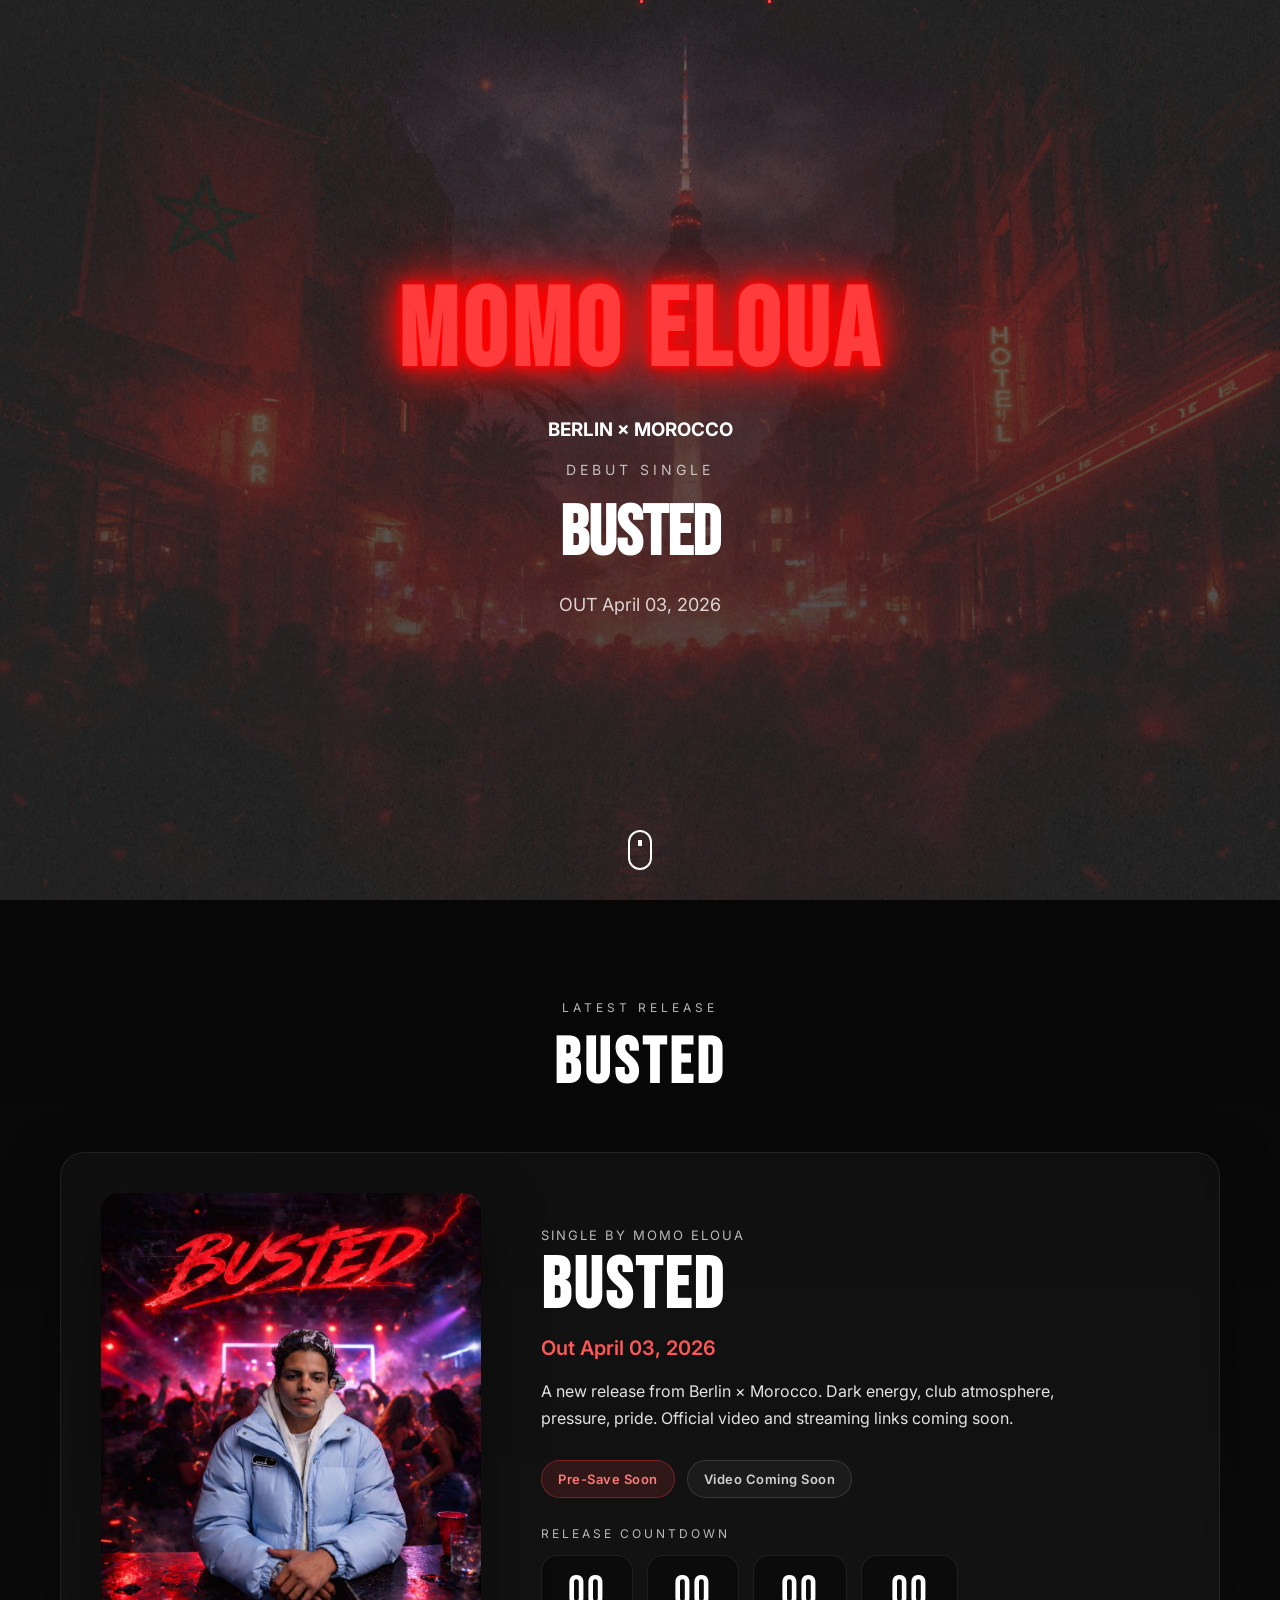
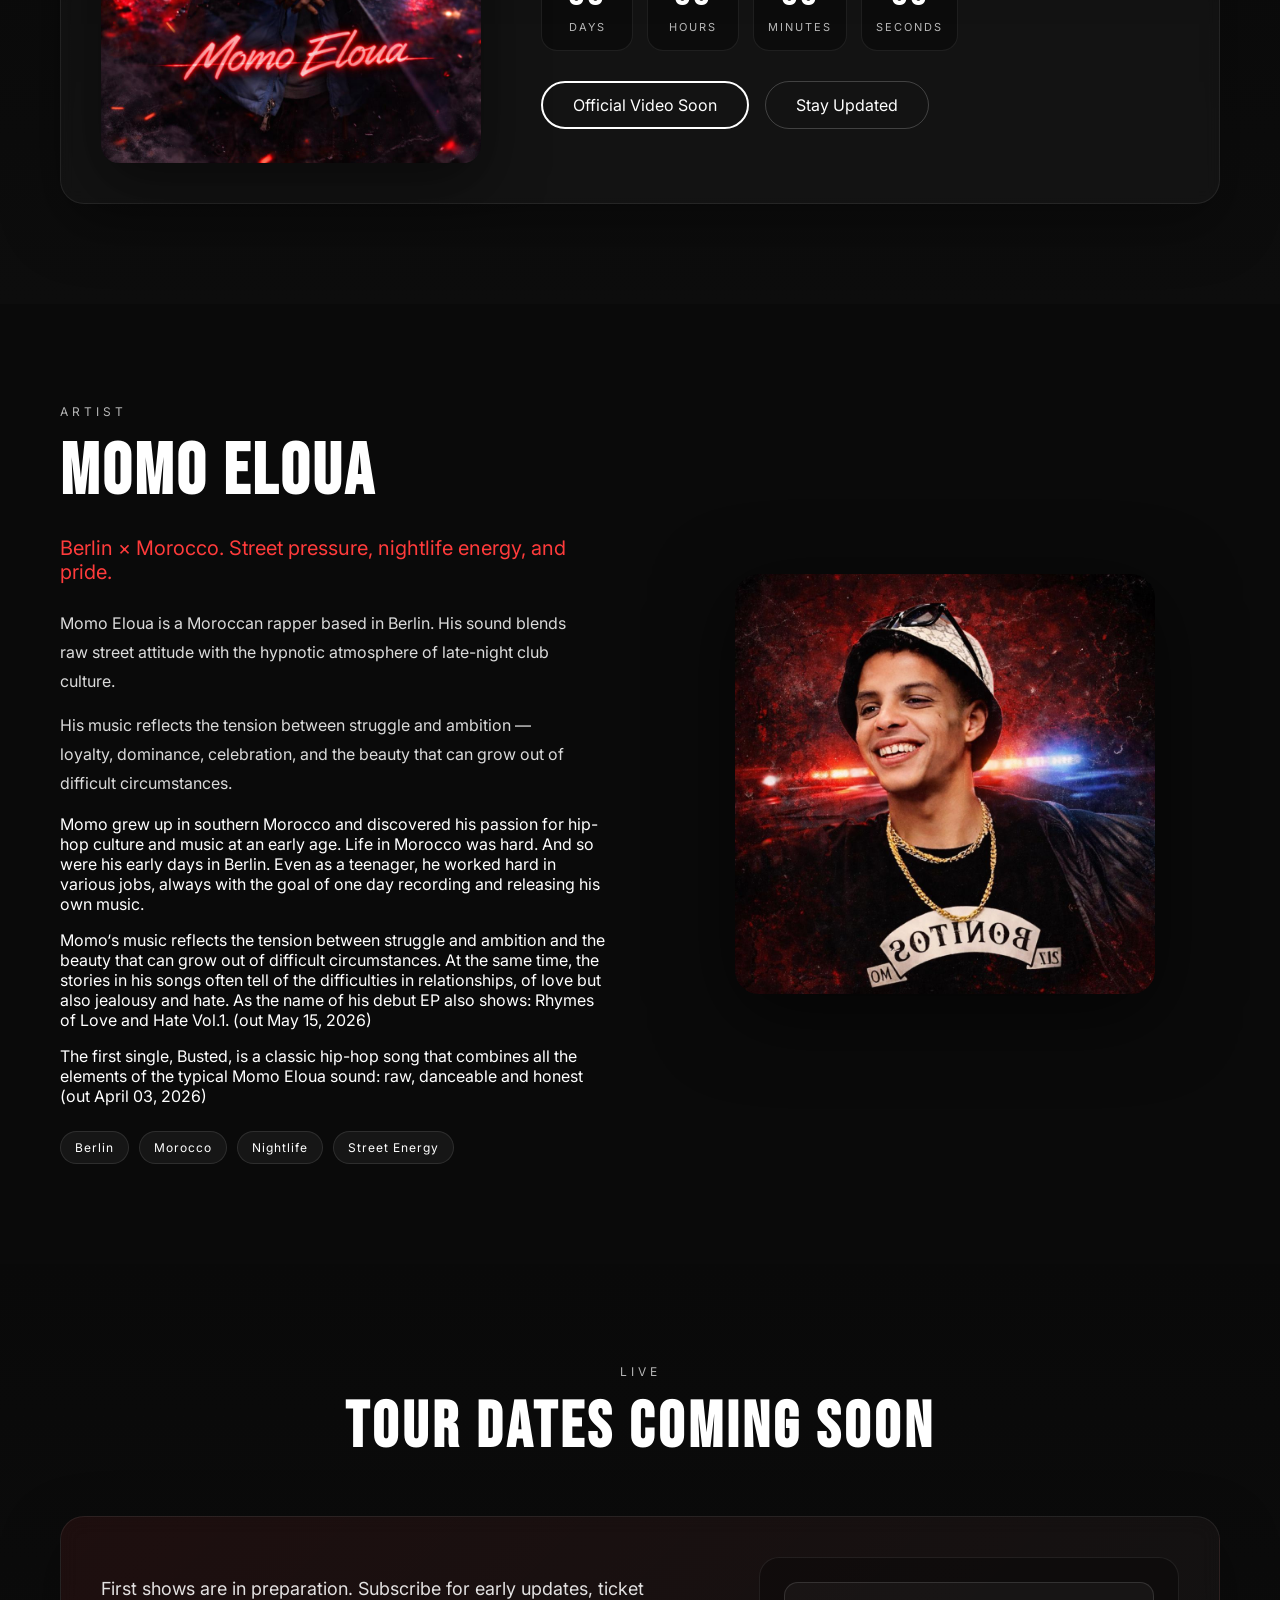
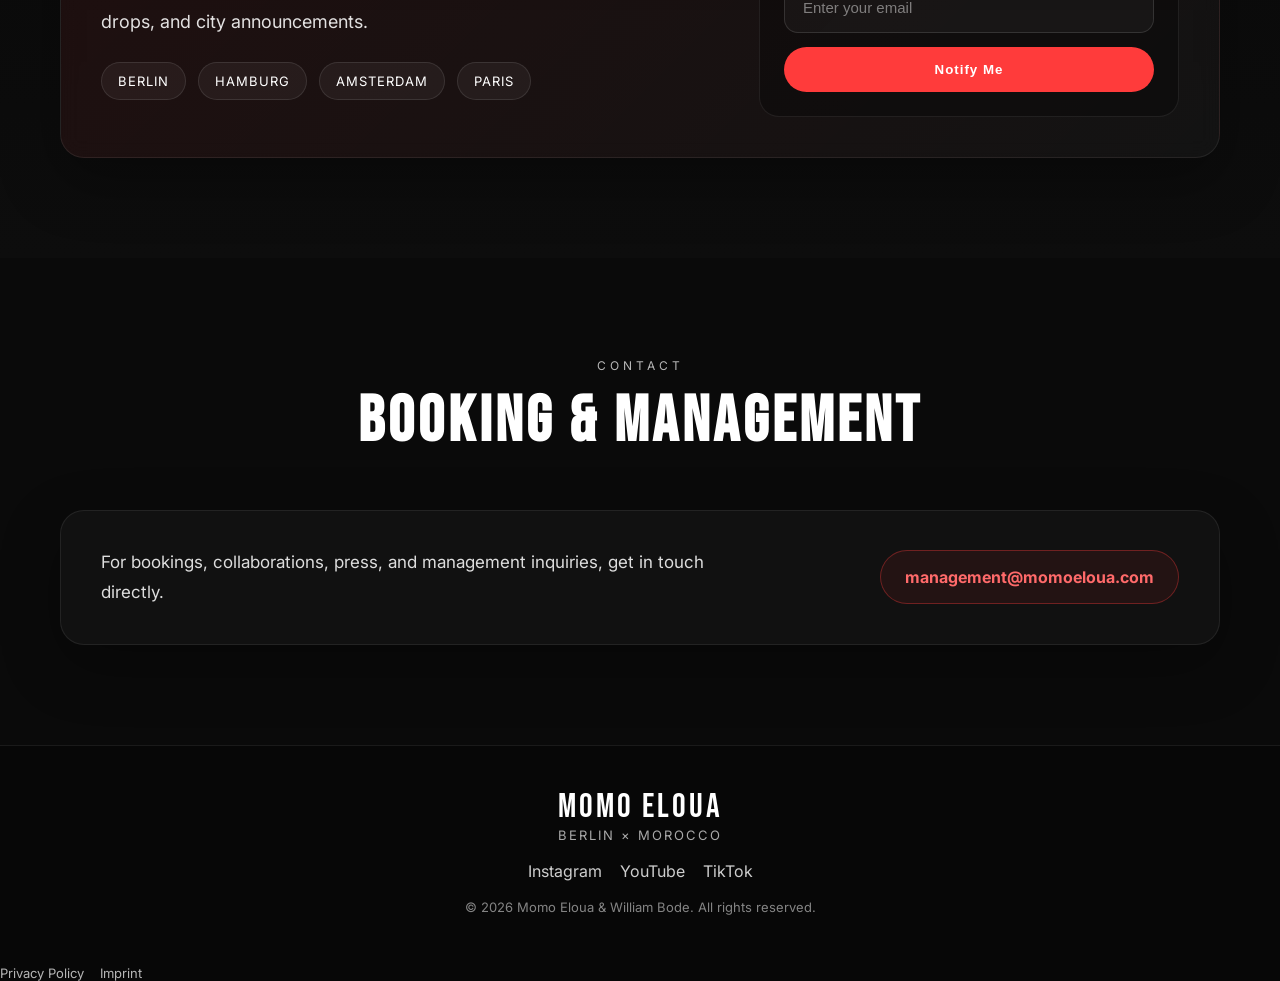
<file: index.html>
<!DOCTYPE html>
<html lang="en">
<head>
<meta charset="UTF-8">
<meta name="viewport" content="width=device-width, initial-scale=1.0">

<title>Momo Eloua</title>

<!-- Fonts -->
<link href="https://fonts.googleapis.com/css2?family=Bebas+Neue&family=Inter:wght@300;400;600&display=swap" rel="stylesheet">
<!-- CSS -->
<link rel="stylesheet" href="styles.css">

<link rel="icon" type="image/x-icon" href="/favicon.ico">

</head>
<body>

<!-- NAV -->
<nav class="nav" id="mainNav">

<div class="nav-inner">

<div class="logo">MOMO ELOUA</div>

<ul class="nav-links">
<li><a href="#music">Music</a></li>
<li><a href="#video">Video</a></li>
<li><a href="#live">Tour</a></li>
<li><a href="#contact">Contact</a></li>
</ul>

</div>

</nav>


<!-- HERO -->
<header class="hero">

<div class="hero-bg"></div>
<div class="hero-overlay"></div>
<div class="hero-grain"></div>
<div class="sparks"></div>

<div class="hero-content">

<h1 class="artist-name neon">Momo Eloua</h1>
<h3>BERLIN × MOROCCO</h3>

<p class="release-label">DEBUT SINGLE</p>

<h2 class="song-title">BUSTED</h2>

<p class="release-date">OUT April 03, 2026</p>

</div>

<div class="scroll-indicator">
<span></span>
</div>

</header>

<!-- MUSIC -->

<section id="music" class="music-section">

  <div class="container">

    <div class="section-head">
      <p class="eyebrow">Latest Release</p>
      <h2>BUSTED</h2>
    </div>

    <div class="music-card">

      <div class="cover">
        <img src="assets/busted-cover.jpg" alt="Busted cover by Momo Eloua">
      </div>

      <div class="music-info">

        <p class="music-kicker">Single by Momo Eloua</p>

        <h3>Busted</h3>

        <p class="music-date">Out April 03, 2026</p>

        <p class="music-copy">
          A new release from Berlin × Morocco.
          Dark energy, club atmosphere, pressure, pride.
          Official video and streaming links coming soon.
        </p>

        <div class="status-row">
          <span class="status-pill">Pre-Save Soon</span>
          <span class="status-pill status-pill--ghost">Video Coming Soon</span>
        </div>

        <div class="countdown-wrap">
          <p class="countdown-label">Release Countdown</p>
          <div class="countdown" id="countdown">
            <div class="count-box">
              <span id="days">00</span>
              <small>Days</small>
            </div>
            <div class="count-box">
              <span id="hours">00</span>
              <small>Hours</small>
            </div>
            <div class="count-box">
              <span id="minutes">00</span>
              <small>Minutes</small>
            </div>
            <div class="count-box">
              <span id="seconds">00</span>
              <small>Seconds</small>
            </div>
          </div>
        </div>

        <div class="release-actions">
          <a href="#video" class="btn-secondary">Official Video Soon</a>
          <a href="#live" class="btn-outline">Stay Updated</a>
        </div>

      </div>
    </div>

  </div>

</section>

<!-- VIDEO -->
<!-- <section id="video" class="video-section">

  <div class="container">

    <div class="section-head">
      <p class="eyebrow">Official Video</p>
      <h2>COMING SOON</h2>
    </div>

    <div class="video-card">

      <div class="video-frame">
        <img src="assets/busted-cover.jpg" alt="Busted video teaser">
        <div class="video-darken"></div>

        <div class="video-center">
          <div class="play-button">
            <span></span>
          </div>
          <p class="video-center-text">Official Video Premieres Soon</p>
        </div>
      </div>

      <div class="video-meta">
        <p class="video-kicker">Momo Eloua — Busted</p>
        <h3>Video in Production</h3>
        <p class="video-copy">
          The official video for <strong>Busted</strong> is currently in the making.
          Expect a dark, cinematic visual world built around nightlife, pressure, pride, and Berlin × Morocco energy.
        </p>

        <div class="status-row">
          <span class="status-pill">Premiere Soon</span>
          <span class="status-pill status-pill--ghost">Visuals in Progress</span>
        </div>

        <div class="release-actions">
          <a href="#music" class="btn-secondary">Back to Release</a>
          <a href="#live" class="btn-outline">Stay Updated</a>
        </div>
      </div>

    </div>

  </div>

</section> -->

<!-- ABOUT -->
<section class="about">

  <div class="container about-grid">

    <div class="about-left">

      <p class="eyebrow">Artist</p>
      <h2>Momo Eloua</h2>

      <p class="about-lead">
        Berlin × Morocco.  
        Street pressure, nightlife energy, and pride.
      </p>

      <p class="about-text">
Momo Eloua is a Moroccan rapper based in Berlin. His sound blends raw street attitude with the hypnotic atmosphere of late-night club culture.

      </p>

      <p class="about-text">
        His music reflects the tension between struggle
        and ambition — loyalty, dominance, celebration,
        and the beauty that can grow out of difficult
        circumstances.
      </p>
      <p>Momo grew up in southern Morocco and discovered his passion for hip-hop culture and music at an early age. Life in Morocco was hard. And so were his early days in Berlin. Even as a teenager, he worked hard in various jobs, always with the goal of one day recording and releasing his own music.
</p>
<p>Momo‘s music reflects the tension between struggle and ambition and the beauty that can grow out of difficult circumstances. At the same time, the stories in his songs often tell of the difficulties in relationships, of love but also jealousy and hate. As the name of his debut EP also shows: Rhymes of Love and Hate Vol.1. (out May 15, 2026)
</p>
<p>The first single, Busted, is a classic hip-hop song that combines all the elements of the typical Momo Eloua sound: raw, danceable and honest (out April 03, 2026)
</p>
      <div class="about-tags">
        <span>Berlin</span>
        <span>Morocco</span>
        <span>Nightlife</span>
        <span>Street Energy</span>
      </div>

    </div>

    <div class="about-right">
      <div class="about-image"></div>
    </div>

  </div>

</section>


<!-- TOUR -->
<section id="live" class="live">

  <div class="container">

    <div class="section-head">
      <p class="eyebrow">Live</p>
      <h2>TOUR DATES COMING SOON</h2>
    </div>

    <div class="live-card">

      <div class="live-left">
        <p class="live-intro">
          First shows are in preparation.
          Subscribe for early updates, ticket drops, and city announcements.
        </p>

        <div class="live-cities">
          <span>Berlin</span>
          <span>Hamburg</span>
          <span>Amsterdam</span>
          <span>Paris</span>
        </div>
      </div>

      <div class="live-right">
        <form
          action="https://buttondown.email/api/emails/embed-subscribe/williambode"
          method="post"
          target="popupwindow"
          onsubmit="window.open('https://buttondown.email/williambode', 'popupwindow')"
          class="live-form"
        >

        <input
          type="email"
          name="email"
          placeholder="Enter your email"
          required
        />

        <button type="submit">
        Notify Me
        </button>

        </form>
      </div>

    </div>

  </div>

</section>


<!-- CONTACT -->
<section id="contact" class="contact">

  <div class="container">

    <div class="section-head">
      <p class="eyebrow">Contact</p>
      <h2>BOOKING & MANAGEMENT</h2>
    </div>

    <div class="contact-card">

      <div class="contact-left">
        <p class="contact-copy">
          For bookings, collaborations, press, and management inquiries,
          get in touch directly.
        </p>
      </div>

      <div class="contact-right">
        <a class="contact-mail" href="mailto:management@momoeloua.com">
          management@momoeloua.com
        </a>
      </div>

    </div>

  </div>

</section>


<!-- FOOTER -->
<footer class="footer">

  <div class="container footer-inner">

    <div class="footer-brand">
      <div class="footer-logo">MOMO ELOUA</div>
      <p class="footer-tag">Berlin × Morocco</p>
    </div>

    <div class="socials">
      <a href="http://instagram.com/momoeloua" target="_blank" rel="noopener noreferrer">Instagram</a>
      <!-- <a href="#" target="_blank" rel="noopener noreferrer">Spotify</a> -->
      <a href="http://youtube.com/@momoeloua" target="_blank" rel="noopener noreferrer">YouTube</a>
      <a href="http://tiktok.com/@momoeloua" target="_blank" rel="noopener noreferrer">TikTok</a>
    </div>

    <p class="footer-copy">© 2026 Momo Eloua & William Bode. All rights reserved.</p>

  </div>
<div class="legal-links">
<a href="/privacy.html">Privacy Policy</a>
<a href="/imprint.html">Imprint</a>
</div>
</footer>

<script src="script.js"></script>

</body>
</html>
</file>
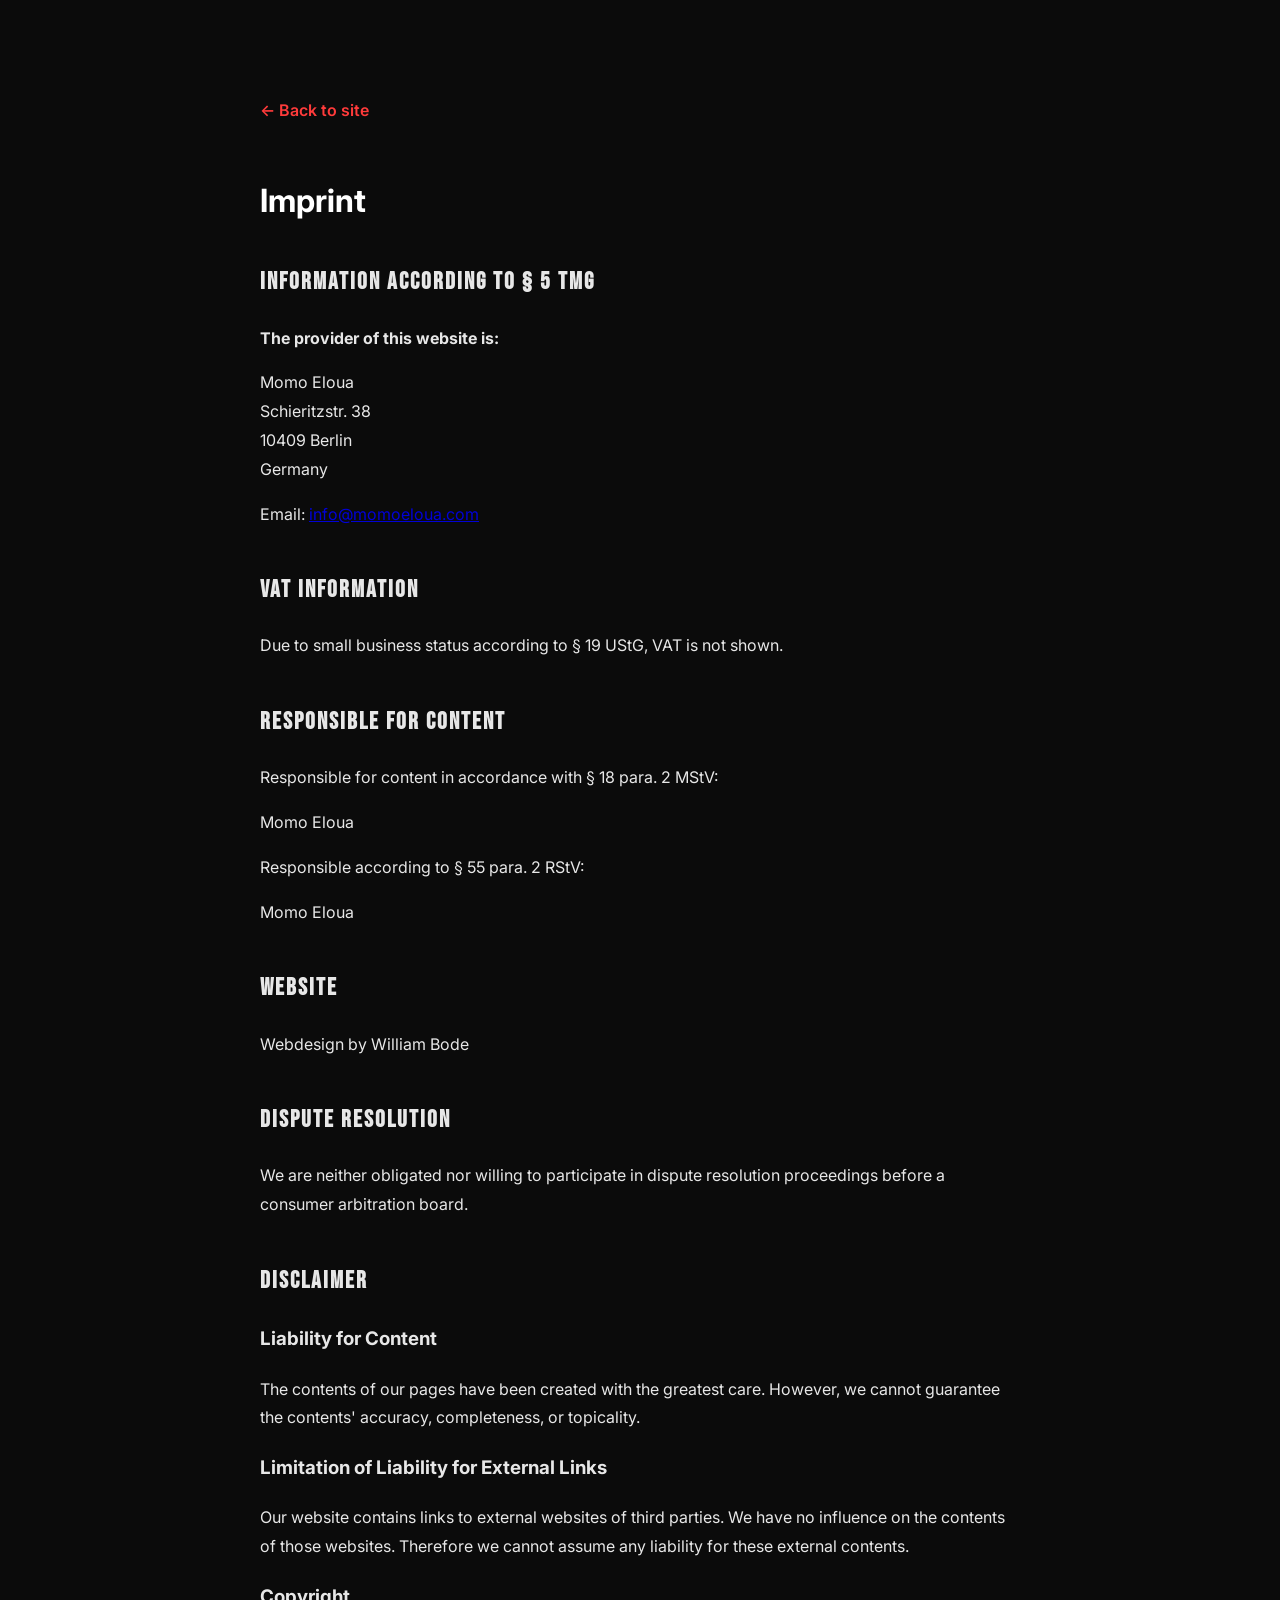
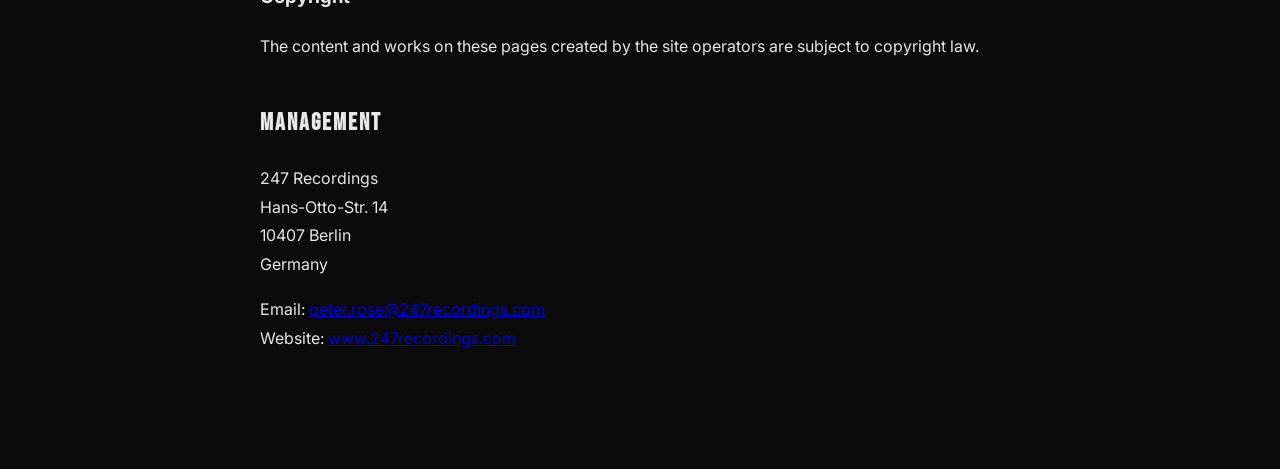
<file: imprint.html>
<!DOCTYPE html>
<html lang="en">
<head>
<meta charset="UTF-8">
<meta name="viewport" content="width=device-width, initial-scale=1.0">

<title>Imprint – Momo Eloua</title>

<link href="https://fonts.googleapis.com/css2?family=Bebas+Neue&family=Inter:wght@300;400;600&display=swap" rel="stylesheet">
<link rel="stylesheet" href="styles.css">

</head>
<body class="legal-page">

<div class="legal-container">

<a href="/index.html" class="back-link">← Back to site</a>

<h1>Imprint</h1>

<div class="legal-text">

<h2>Information according to § 5 TMG</h2>

<p>
<strong>The provider of this website is:</strong>
</p>

<p>
Momo Eloua<br>
Schieritzstr. 38<br>
10409 Berlin<br>
Germany
</p>

<p>
Email: <a href="mailto:info@momoeloua.com">info@momoeloua.com</a>
</p>


<h2>VAT Information</h2>

<p>
Due to small business status according to § 19 UStG, VAT is not shown.
</p>


<h2>Responsible for Content</h2>

<p>
Responsible for content in accordance with § 18 para. 2 MStV:
</p>

<p>
Momo Eloua
</p>

<p>
Responsible according to § 55 para. 2 RStV:
</p>

<p>
Momo Eloua
</p>


<h2>Website</h2>

<p>
Webdesign by William Bode
</p>


<h2>Dispute Resolution</h2>

<p>
We are neither obligated nor willing to participate in dispute resolution proceedings before a consumer arbitration board.
</p>


<h2>Disclaimer</h2>

<h3>Liability for Content</h3>

<p>
The contents of our pages have been created with the greatest care. However, we cannot guarantee the contents' accuracy, completeness, or topicality.
</p>

<h3>Limitation of Liability for External Links</h3>

<p>
Our website contains links to external websites of third parties. We have no influence on the contents of those websites. Therefore we cannot assume any liability for these external contents.
</p>

<h3>Copyright</h3>

<p>
The content and works on these pages created by the site operators are subject to copyright law.
</p>


<h2>Management</h2>

<p>
247 Recordings<br>
Hans-Otto-Str. 14<br>
10407 Berlin<br>
Germany
</p>

<p>
Email: <a href="mailto:peter.rose@247recordings.com">peter.rose@247recordings.com</a><br>
Website: <a href="https://www.247recordings.com" target="_blank">www.247recordings.com</a>
</p>

</div>

</div>

</body>
</html>
</file>
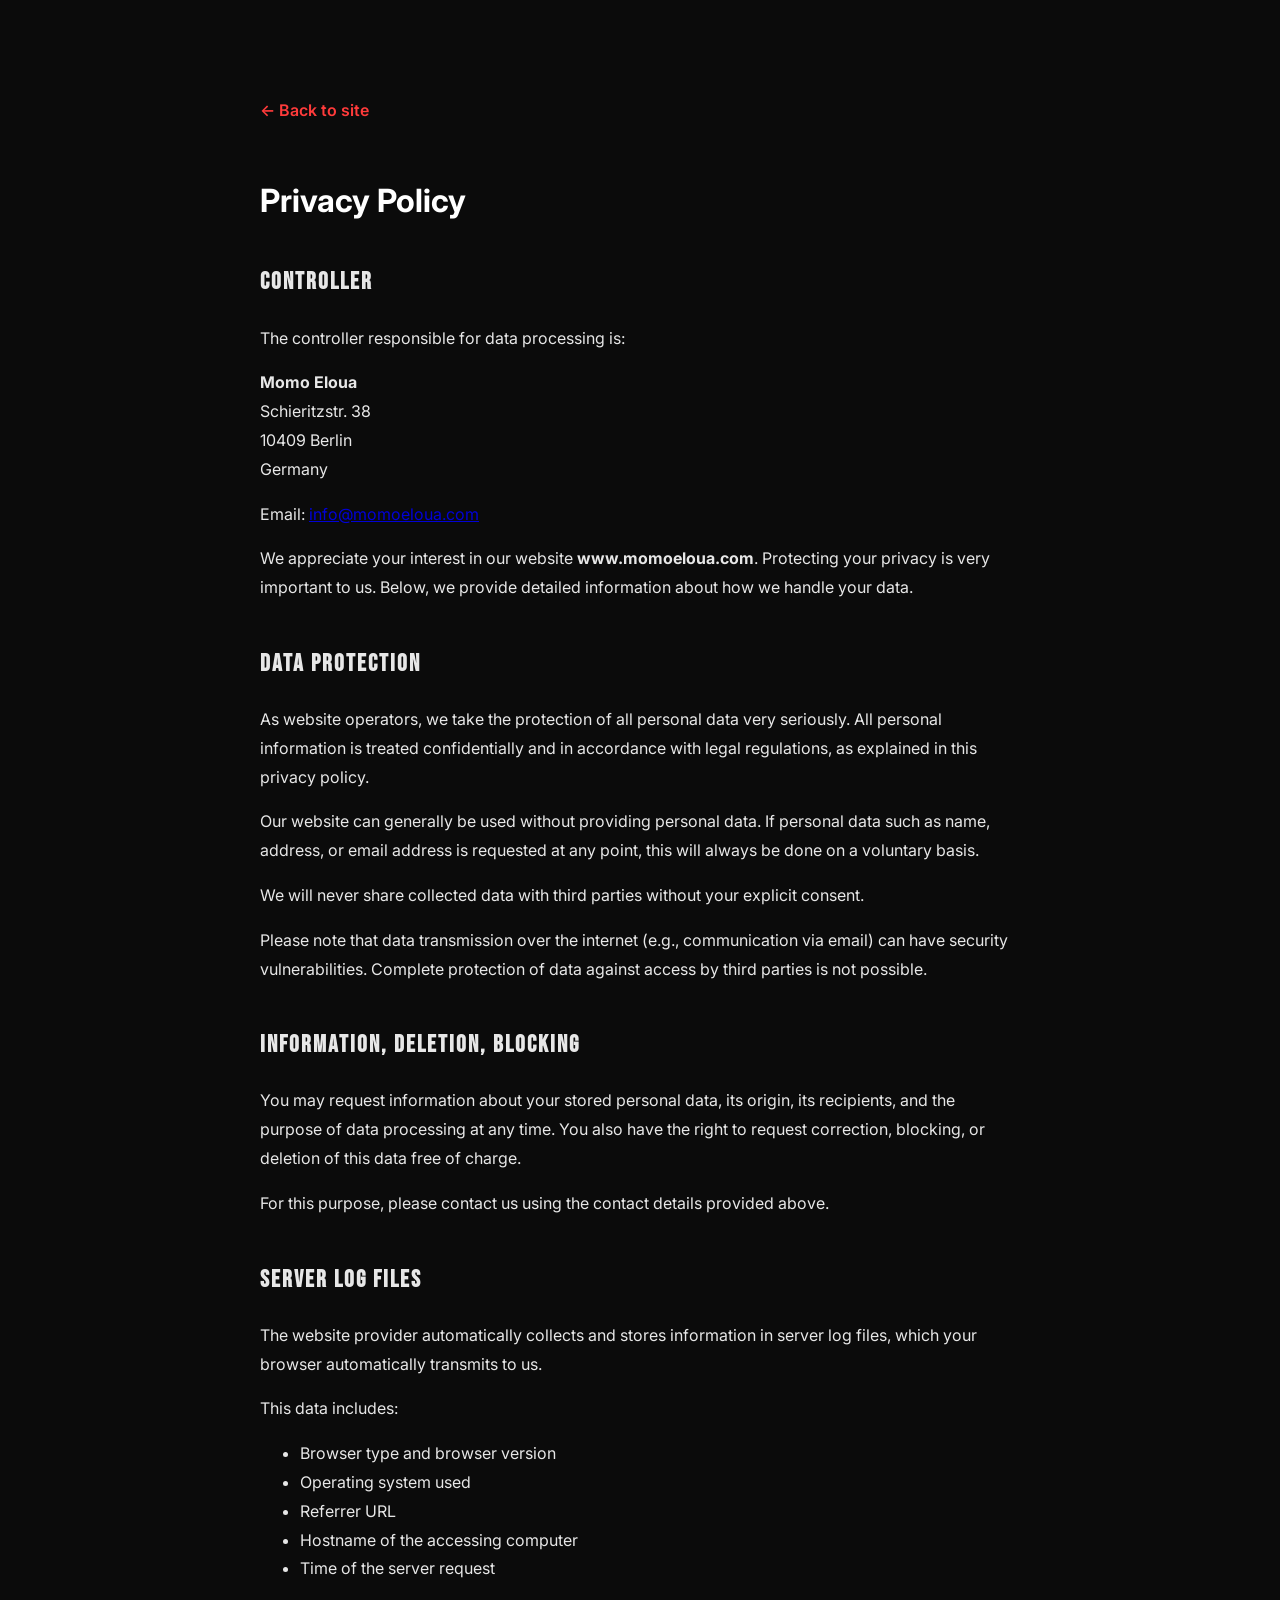
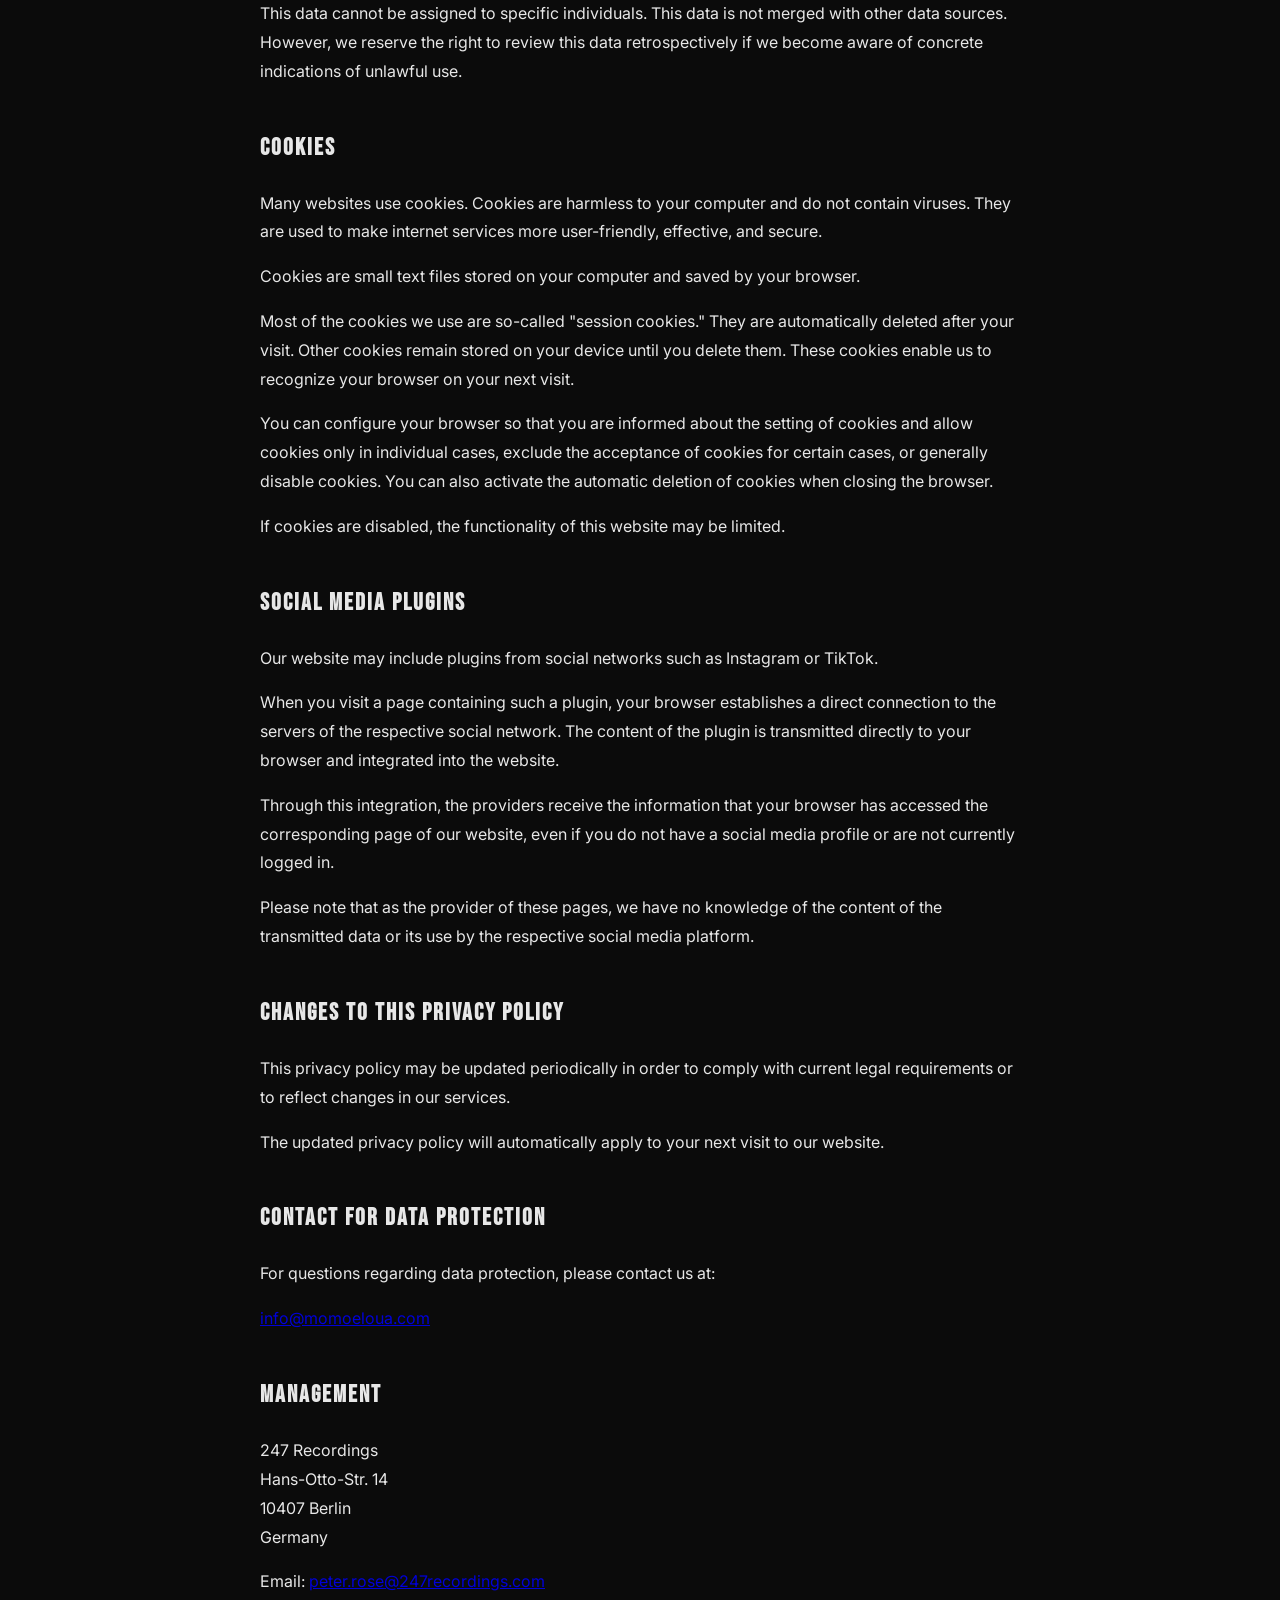
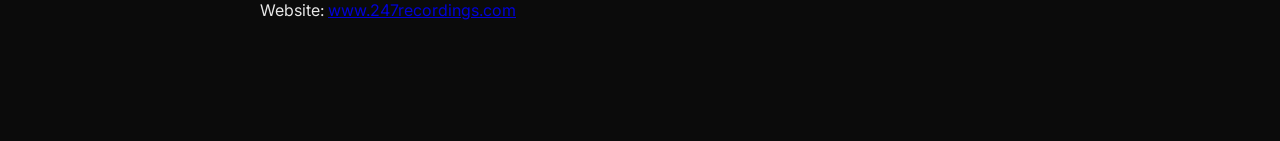
<file: privacy.html>
<!DOCTYPE html>
<html lang="en">
<head>
<meta charset="UTF-8">
<meta name="viewport" content="width=device-width, initial-scale=1.0">

<title>Privacy Policy – Momo Eloua</title>

<link href="https://fonts.googleapis.com/css2?family=Bebas+Neue&family=Inter:wght@300;400;600&display=swap" rel="stylesheet">
<link rel="stylesheet" href="styles.css">

</head>
<body class="legal-page">

<div class="legal-container">

<a href="/index.html" class="back-link">← Back to site</a>

<h1>Privacy Policy</h1>

<div class="legal-text">

<h2>Controller</h2>

<p>
The controller responsible for data processing is:
</p>

<p>
<strong>Momo Eloua</strong><br>
Schieritzstr. 38<br>
10409 Berlin<br>
Germany
</p>

<p>
Email: <a href="mailto:info@momoeloua.com">info@momoeloua.com</a>
</p>

<p>
We appreciate your interest in our website <strong>www.momoeloua.com</strong>. Protecting your privacy is very important to us. Below, we provide detailed information about how we handle your data.
</p>


<h2>Data Protection</h2>

<p>
As website operators, we take the protection of all personal data very seriously. All personal information is treated confidentially and in accordance with legal regulations, as explained in this privacy policy.
</p>

<p>
Our website can generally be used without providing personal data. If personal data such as name, address, or email address is requested at any point, this will always be done on a voluntary basis.
</p>

<p>
We will never share collected data with third parties without your explicit consent.
</p>

<p>
Please note that data transmission over the internet (e.g., communication via email) can have security vulnerabilities. Complete protection of data against access by third parties is not possible.
</p>


<h2>Information, Deletion, Blocking</h2>

<p>
You may request information about your stored personal data, its origin, its recipients, and the purpose of data processing at any time. You also have the right to request correction, blocking, or deletion of this data free of charge.
</p>

<p>
For this purpose, please contact us using the contact details provided above.
</p>


<h2>Server Log Files</h2>

<p>
The website provider automatically collects and stores information in server log files, which your browser automatically transmits to us.
</p>

<p>
This data includes:
</p>

<ul>
<li>Browser type and browser version</li>
<li>Operating system used</li>
<li>Referrer URL</li>
<li>Hostname of the accessing computer</li>
<li>Time of the server request</li>
</ul>

<p>
This data cannot be assigned to specific individuals. This data is not merged with other data sources. However, we reserve the right to review this data retrospectively if we become aware of concrete indications of unlawful use.
</p>


<h2>Cookies</h2>

<p>
Many websites use cookies. Cookies are harmless to your computer and do not contain viruses. They are used to make internet services more user-friendly, effective, and secure.
</p>

<p>
Cookies are small text files stored on your computer and saved by your browser.
</p>

<p>
Most of the cookies we use are so-called "session cookies." They are automatically deleted after your visit. Other cookies remain stored on your device until you delete them. These cookies enable us to recognize your browser on your next visit.
</p>

<p>
You can configure your browser so that you are informed about the setting of cookies and allow cookies only in individual cases, exclude the acceptance of cookies for certain cases, or generally disable cookies. You can also activate the automatic deletion of cookies when closing the browser.
</p>

<p>
If cookies are disabled, the functionality of this website may be limited.
</p>


<h2>Social Media Plugins</h2>

<p>
Our website may include plugins from social networks such as Instagram or TikTok.
</p>

<p>
When you visit a page containing such a plugin, your browser establishes a direct connection to the servers of the respective social network. The content of the plugin is transmitted directly to your browser and integrated into the website.
</p>

<p>
Through this integration, the providers receive the information that your browser has accessed the corresponding page of our website, even if you do not have a social media profile or are not currently logged in.
</p>

<p>
Please note that as the provider of these pages, we have no knowledge of the content of the transmitted data or its use by the respective social media platform.
</p>


<h2>Changes to This Privacy Policy</h2>

<p>
This privacy policy may be updated periodically in order to comply with current legal requirements or to reflect changes in our services.
</p>

<p>
The updated privacy policy will automatically apply to your next visit to our website.
</p>


<h2>Contact for Data Protection</h2>

<p>
For questions regarding data protection, please contact us at:
</p>

<p>
<a href="mailto:info@momoeloua.com">info@momoeloua.com</a>
</p>


<h2>Management</h2>

<p>
247 Recordings<br>
Hans-Otto-Str. 14<br>
10407 Berlin<br>
Germany
</p>

<p>
Email: <a href="mailto:peter.rose@247recordings.com">peter.rose@247recordings.com</a><br>
Website: <a href="https://www.247recordings.com" target="_blank">www.247recordings.com</a>
</p>

</div>

</div>

</body>
</html>
</file>
<file: styles.css>
*,
*::before,
*::after {
box-sizing: border-box;
}


body{
margin:0;
font-family:'Inter', sans-serif;
background:#0b0b0b;
color:white;
}

.hero{
position:relative;
height:100vh;
display:flex;
align-items:center;
justify-content:center;
text-align:center;
overflow:hidden;
padding-top:120px;
padding-bottom:120px;
}

.hero-bg{
position:absolute;
top:0;
left:0;
width:100%;
height:100%;

background-image:url("assets/berlin-morocco-bg2.png");
background-size:cover;
background-position:center 35%;

filter:brightness(0.55) contrast(1.1);

z-index:1;
}



.hero-grain{
position:absolute;
width:100%;
height:100%;

background:url("assets/grain.png");

opacity:0.15;

z-index:3;
pointer-events:none;
}

.hero-overlay{
position:absolute;
width:100%;
height:100%;

background:
linear-gradient(
to bottom,
rgba(0,0,0,0.3),
rgba(0,0,0,0.75)
),

radial-gradient(
circle at center,
rgba(255,0,0,0.15),
transparent 70%
);

z-index:2;
}

.hero-content{
position:relative;
z-index:3;
max-width:900px;
padding:20px;
}

.artist-name{
font-family:'Bebas Neue', sans-serif;
font-size:120px;
letter-spacing:6px;
margin:0;
}

.release-label{
margin-top:20px;
font-size:14px;
letter-spacing:4px;
opacity:0.7;
}

.song-title{
font-family:'Bebas Neue', sans-serif;
font-size:70px;
margin:10px 0;
}

.release-date{
font-size:18px;
opacity:0.8;
}

.hero-buttons{
margin-top:40px;
display:flex;
gap:20px;
justify-content:center;
flex-wrap:wrap;
}

.btn-primary{
background:#d4af37;
color:black;
padding:14px 32px;
text-decoration:none;
font-weight:600;
letter-spacing:1px;
transition:0.3s;
}

.btn-primary:hover{
transform:scale(1.05);
}

.btn-secondary{
border:2px solid white;
padding:12px 30px;
text-decoration:none;
color:white;
transition:0.3s;
}

.btn-secondary:hover{
background:white;
color:black;
}

.scroll-indicator{
position:absolute;
bottom:30px;
left:50%;
transform:translateX(-50%);
z-index:3;
}

.scroll-indicator span{
display:block;
width:24px;
height:40px;
border:2px solid white;
border-radius:20px;
position:relative;
}

.scroll-indicator span::after{
content:"";
width:4px;
height:6px;
background:white;
position:absolute;
top:8px;
left:50%;
transform:translateX(-50%);
animation:scroll 2s infinite;
}

@keyframes scroll{
0%{opacity:0;top:8px;}
50%{opacity:1;}
100%{opacity:0;top:20px;}
}


.sparks{
position:absolute;
width:100%;
height:100%;
z-index:2;
overflow:hidden;
pointer-events:none;
}

.sparks::before,
.sparks::after{
content:"";
position:absolute;
width:3px;
height:3px;
background:#ff2a2a;
box-shadow:
0 0 8px #ff0000,
0 0 12px #ff0000;

animation:sparkMove 6s linear infinite;
}

.sparks::after{
left:60%;
animation-duration:8s;
}

@keyframes sparkMove{

0%{
transform:translateY(100vh) translateX(0);
opacity:0;
}

20%{
opacity:1;
}

80%{
opacity:1;
}

100%{
transform:translateY(-10vh) translateX(40px);
opacity:0;
}

}

.neon{
color:#ff3b3b;

text-shadow:
0 0 5px #ff0000,
0 0 10px #ff0000,
0 0 20px #ff0000,
0 0 40px #ff1a1a,
0 0 60px #ff1a1a;

animation:neonPulse 3s infinite alternate;
}

@keyframes neonPulse{

0%{
text-shadow:
0 0 4px #ff0000,
0 0 8px #ff0000,
0 0 16px #ff0000,
0 0 30px #ff0000;
}

100%{
text-shadow:
0 0 6px #ff0000,
0 0 14px #ff0000,
0 0 26px #ff1a1a,
0 0 50px #ff1a1a;
}

}

.artist-name{
font-family:'Bebas Neue', sans-serif;
font-size:110px;
letter-spacing:5px;
margin:0;
}

@media (max-width:768px){

.artist-name{
font-size:64px;
letter-spacing:2px;
}

}


.nav{
position:fixed;
top:0;
width:100%;

padding:20px 40px;

transition:all 0.4s ease;

opacity:0;
transform:translateY(-20px);

z-index:100;
}

.nav.show{
opacity:1;
transform:translateY(0);

background:rgba(0,0,0,0.75);
backdrop-filter:blur(10px);
}

.nav-inner{
max-width:1200px;
margin:auto;

display:flex;
justify-content:space-between;
align-items:center;
}

.logo{
font-family:'Bebas Neue', sans-serif;
font-size:28px;
letter-spacing:2px;
}

.nav-links{
display:flex;
gap:30px;
list-style:none;
margin:0;
padding:0;
}

.nav-links a{
text-decoration:none;
color:white;
font-weight:500;
transition:0.2s;
}

.nav-links a:hover{
color:#ff3b3b;
}


.container{
max-width:1200px;
margin:0 auto;
padding:100px 20px;
}

.music-section{
position:relative;
background:
linear-gradient(to bottom, #070707 0%, #0d0d0d 100%);
}

.section-head{
text-align:center;
margin-bottom:50px;
}

.eyebrow{
margin:0 0 10px 0;
font-size:12px;
letter-spacing:4px;
text-transform:uppercase;
opacity:0.7;
}

.section-head h2{
margin:0;
font-family:'Bebas Neue', sans-serif;
font-size:64px;
letter-spacing:4px;
}

.music-card{
display:grid;
grid-template-columns:380px 1fr;
gap:60px;
align-items:center;
padding:40px;
border:1px solid rgba(255,255,255,0.08);
background:rgba(255,255,255,0.03);
backdrop-filter:blur(8px);
border-radius:24px;
box-shadow:0 20px 60px rgba(0,0,0,0.35);
}

.cover img{
display:block;
width:100%;
height:auto;
border-radius:18px;
box-shadow:0 20px 60px rgba(0,0,0,0.5);
}

.music-kicker{
margin:0 0 10px 0;
font-size:13px;
letter-spacing:2px;
text-transform:uppercase;
opacity:0.7;
}

.music-info h3{
margin:0;
font-family:'Bebas Neue', sans-serif;
font-size:72px;
letter-spacing:3px;
line-height:0.95;
}

.music-date{
margin:14px 0 18px 0;
font-size:20px;
font-weight:600;
color:#ff5757;
}

.music-copy{
max-width:560px;
font-size:16px;
line-height:1.7;
opacity:0.88;
margin:0 0 28px 0;
}

.status-row{
display:flex;
flex-wrap:wrap;
gap:12px;
margin-bottom:28px;
}

.status-pill{
display:inline-flex;
align-items:center;
padding:10px 16px;
border-radius:999px;
background:rgba(255,59,59,0.12);
border:1px solid rgba(255,59,59,0.35);
color:#ff7a7a;
font-size:13px;
font-weight:600;
letter-spacing:0.5px;
}

.status-pill--ghost{
background:rgba(255,255,255,0.04);
border:1px solid rgba(255,255,255,0.12);
color:rgba(255,255,255,0.8);
}

.countdown-wrap{
margin-bottom:30px;
}

.countdown-label{
margin:0 0 14px 0;
font-size:12px;
letter-spacing:3px;
text-transform:uppercase;
opacity:0.7;
}

.countdown{
display:flex;
flex-wrap:wrap;
gap:14px;
}

.count-box{
min-width:92px;
padding:16px 14px;
border-radius:16px;
background:rgba(0,0,0,0.35);
border:1px solid rgba(255,255,255,0.08);
text-align:center;
}

.count-box span{
display:block;
font-family:'Bebas Neue', sans-serif;
font-size:42px;
letter-spacing:2px;
line-height:1;
}

.count-box small{
display:block;
margin-top:6px;
font-size:11px;
letter-spacing:2px;
text-transform:uppercase;
opacity:0.7;
}

.release-actions{
display:flex;
flex-wrap:wrap;
gap:16px;
}

.btn-outline{
display:inline-flex;
align-items:center;
justify-content:center;
padding:12px 30px;
border:1px solid rgba(255,255,255,0.2);
border-radius:999px;
text-decoration:none;
color:white;
transition:0.25s ease;
}

.btn-outline:hover{
border-color:#ff3b3b;
color:#ff3b3b;
}

.btn-secondary{
border-radius:999px;
}

@media (max-width: 900px){

.music-card{
grid-template-columns:1fr;
gap:30px;
padding:24px;
}

.cover{
max-width:360px;
margin:0 auto;
}

.music-info{
text-align:center;
}

.music-copy{
margin-left:auto;
margin-right:auto;
}

.status-row,
.countdown,
.release-actions{
justify-content:center;
}

.section-head h2{
font-size:48px;
}

.music-info h3{
font-size:54px;
}

}


.video-section{
position:relative;
background:
linear-gradient(to bottom, #0d0d0d 0%, #090909 100%);
}

.video-card{
display:grid;
grid-template-columns:1.2fr 0.8fr;
gap:40px;
align-items:center;
padding:40px;
border:1px solid rgba(255,255,255,0.08);
background:rgba(255,255,255,0.03);
backdrop-filter:blur(8px);
border-radius:24px;
box-shadow:0 20px 60px rgba(0,0,0,0.35);
}

.video-frame{
position:relative;
min-height:460px;
border-radius:20px;
overflow:hidden;
background:#111;
}

.video-frame img{
width:100%;
height:100%;
object-fit:cover;
display:block;
filter:brightness(0.55) contrast(1.08);
}

.video-darken{
position:absolute;
inset:0;
background:
linear-gradient(
to bottom,
rgba(0,0,0,0.15),
rgba(0,0,0,0.6)
);
}

.video-center{
position:absolute;
inset:0;
display:flex;
flex-direction:column;
align-items:center;
justify-content:center;
text-align:center;
padding:20px;
z-index:2;
}

.play-button{
width:110px;
height:110px;
border-radius:50%;
border:1px solid rgba(255,255,255,0.2);
background:rgba(255,255,255,0.08);
backdrop-filter:blur(8px);
display:flex;
align-items:center;
justify-content:center;
margin-bottom:20px;
box-shadow:0 10px 40px rgba(0,0,0,0.35);
}

.play-button span{
display:block;
width:0;
height:0;
margin-left:6px;
border-top:16px solid transparent;
border-bottom:16px solid transparent;
border-left:26px solid white;
}

.video-center-text{
margin:0;
font-size:15px;
letter-spacing:2px;
text-transform:uppercase;
font-weight:600;
}

.video-kicker{
margin:0 0 10px 0;
font-size:13px;
letter-spacing:2px;
text-transform:uppercase;
opacity:0.7;
}

.video-meta h3{
margin:0 0 16px 0;
font-family:'Bebas Neue', sans-serif;
font-size:56px;
letter-spacing:2px;
line-height:0.95;
}

.video-copy{
font-size:16px;
line-height:1.7;
opacity:0.88;
margin:0 0 28px 0;
max-width:460px;
}

@media (max-width: 900px){

.video-card{
grid-template-columns:1fr;
padding:24px;
}

.video-frame{
min-height:340px;
}

.video-meta{
text-align:center;
}

.video-copy{
margin-left:auto;
margin-right:auto;
}

}


.about{
background:#0a0a0a;
position:relative;
}

.about-grid{
display:grid;
grid-template-columns:1fr 1fr;
gap:60px;
align-items:center;
}

.about-left h2{
font-family:'Bebas Neue', sans-serif;
font-size:72px;
letter-spacing:3px;
margin:0 0 10px 0;
}

.about-lead{
font-size:20px;
color:#ff3b3b;
margin-bottom:25px;
}

.about-text{
font-size:16px;
line-height:1.8;
opacity:0.85;
margin-bottom:16px;
max-width:520px;
}

.about-tags{
display:flex;
flex-wrap:wrap;
gap:10px;
margin-top:25px;
}

.about-tags span{
padding:8px 14px;
border-radius:999px;
background:rgba(255,255,255,0.05);
border:1px solid rgba(255,255,255,0.1);
font-size:12px;
letter-spacing:1px;
}

.about-right{
display:flex;
justify-content:center;
}

.about-image{
width:100%;
max-width:420px;
aspect-ratio:1/1;

background-image:url("assets/bonito.jpg");
background-size:cover;
background-position:center;

border-radius:24px;

box-shadow:
0 20px 80px rgba(0,0,0,0.6);
}

@media (max-width:900px){

.about-grid{
grid-template-columns:1fr;
text-align:center;
}

.about-text{
margin-left:auto;
margin-right:auto;
}

.about-tags{
justify-content:center;
}

.about-right{
margin-top:30px;
}

}



.live{
position:relative;
background:
linear-gradient(to bottom, #090909 0%, #0d0d0d 100%);
}

.live-card{
display:grid;
grid-template-columns:1fr 420px;
gap:40px;
align-items:center;
padding:40px;
border:1px solid rgba(255,255,255,0.08);
background:
linear-gradient(
135deg,
rgba(255,59,59,0.08),
rgba(255,255,255,0.03)
);
backdrop-filter:blur(10px);
border-radius:24px;
box-shadow:0 20px 60px rgba(0,0,0,0.35);
}

.live-intro{
margin:0 0 24px 0;
max-width:560px;
font-size:18px;
line-height:1.8;
opacity:0.88;
}

.live-cities{
display:flex;
flex-wrap:wrap;
gap:12px;
}

.live-cities span{
display:inline-flex;
align-items:center;
padding:10px 16px;
border-radius:999px;
background:rgba(255,255,255,0.05);
border:1px solid rgba(255,255,255,0.1);
font-size:13px;
letter-spacing:1px;
text-transform:uppercase;
}

.live-form{
display:flex;
flex-direction:column;
gap:14px;
padding:24px;
border-radius:20px;
background:rgba(0,0,0,0.28);
border:1px solid rgba(255,255,255,0.08);
}

.live-label{
font-size:12px;
letter-spacing:3px;
text-transform:uppercase;
opacity:0.7;
}

.live-form input{
width:100%;
padding:16px 18px;
border-radius:14px;
border:1px solid rgba(255,255,255,0.12);
background:rgba(255,255,255,0.04);
color:white;
font-size:15px;
outline:none;
}

.live-form input::placeholder{
color:rgba(255,255,255,0.45);
}

.live-form input:focus{
border-color:rgba(255,59,59,0.7);
box-shadow:0 0 0 3px rgba(255,59,59,0.12);
}

.live-form button{
border:none;
padding:15px 20px;
border-radius:999px;
background:#ff3b3b;
color:white;
font-weight:700;
letter-spacing:1px;
cursor:pointer;
transition:0.25s ease;
}

.live-form button:hover{
transform:translateY(-2px);
box-shadow:0 12px 30px rgba(255,59,59,0.25);
}

@media (max-width: 900px){

.live-card{
grid-template-columns:1fr;
padding:24px;
}

.live-left,
.live-right{
text-align:center;
}

.live-intro{
margin-left:auto;
margin-right:auto;
}

.live-cities{
justify-content:center;
}

}

.contact{
background:#0a0a0a;
}

.contact-card{
display:grid;
grid-template-columns:1fr auto;
gap:30px;
align-items:center;
padding:36px 40px;
border:1px solid rgba(255,255,255,0.08);
background:rgba(255,255,255,0.03);
border-radius:24px;
box-shadow:0 20px 60px rgba(0,0,0,0.3);
}

.contact-copy{
margin:0;
max-width:620px;
font-size:17px;
line-height:1.8;
opacity:0.86;
}

.contact-mail{
display:inline-flex;
align-items:center;
justify-content:center;
padding:16px 24px;
border-radius:999px;
border:1px solid rgba(255,59,59,0.35);
background:rgba(255,59,59,0.08);
color:#ff6a6a;
text-decoration:none;
font-weight:700;
transition:0.25s ease;
}

.contact-mail:hover{
transform:translateY(-2px);
border-color:#ff3b3b;
color:#ff3b3b;
box-shadow:0 12px 30px rgba(255,59,59,0.18);
}

.footer{
border-top:1px solid rgba(255,255,255,0.08);
background:#070707;
}

.footer-inner{
display:flex;
flex-direction:column;
gap:18px;
align-items:center;
text-align:center;
padding-top:40px;
padding-bottom:40px;
}

.footer-logo{
font-family:'Bebas Neue', sans-serif;
font-size:34px;
letter-spacing:3px;
}

.footer-tag{
margin:0;
font-size:13px;
letter-spacing:2px;
text-transform:uppercase;
opacity:0.65;
}

.socials{
display:flex;
flex-wrap:wrap;
justify-content:center;
gap:18px;
}

.socials a{
color:white;
text-decoration:none;
opacity:0.8;
transition:0.2s ease;
}

.socials a:hover{
color:#ff3b3b;
opacity:1;
}

.footer-copy{
margin:0;
font-size:13px;
opacity:0.5;
}

@media (max-width: 900px){

.contact-card{
grid-template-columns:1fr;
text-align:center;
padding:24px;
}

.contact-copy{
margin-left:auto;
margin-right:auto;
}

}


.legal-page{
background:#0b0b0b;
color:white;
font-family:'Inter', sans-serif;
}

.legal-container{
max-width:800px;
margin:80px auto;
padding:20px;
}

.back-link{
display:inline-block;
margin-bottom:40px;
text-decoration:none;
color:#ff3b3b;
font-weight:600;
}

.back-link:hover{
text-decoration:underline;
}

.legal-text{
line-height:1.8;
font-size:16px;
opacity:0.9;
}

.legal-text h2{
margin-top:40px;
font-family:'Bebas Neue', sans-serif;
letter-spacing:2px;
}

.legal-links{
margin-top:10px;
display:flex;
gap:16px;
font-size:13px;
opacity:0.7;
}

.legal-links a{
color:white;
text-decoration:none;
}

.legal-links a:hover{
color:#ff3b3b;
}
</file>
